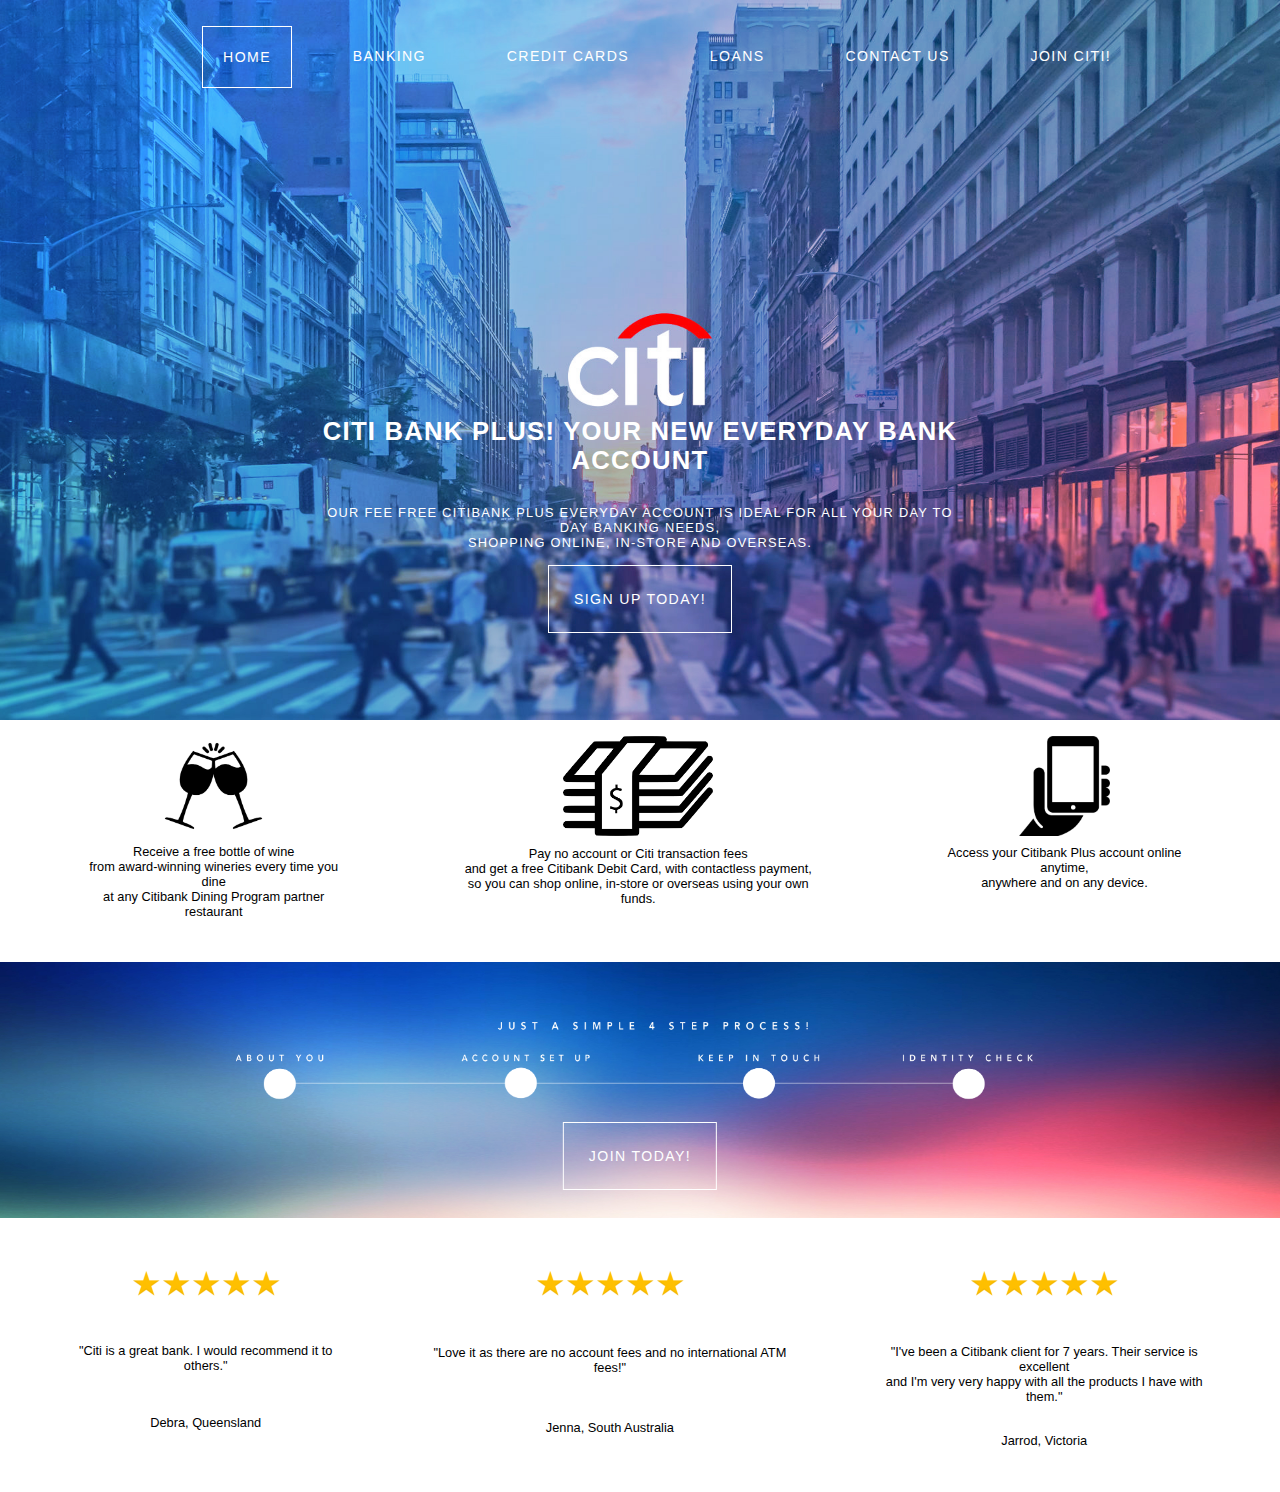
<file: index.html>
<!DOCTYPE html>
<html lang="en">
<head>
    <meta charset="UTF-8">
    <meta name="viewport" content="width=device-width, initial-scale=1.0">
    <meta http-equiv="X-UA-Compatible" content="ie=edge">
    <title>Welcome to CITIPLUS!</title>
    <link href="style1.css" rel="stylesheet" type="text/css"/>
</head>
<body>

 <!-- navagation bar-->   
    <div id="header">
            
            <nav id="menu">
                <ul>
                    <li class="current_page_item"><a href="index.html">Home</a></li>
                    <li><a href="#" >Banking</a></li>
                    <li><a href="#" >Credit cards</a></li>
                    <li><a href="#" >Loans</a></li>
                    <li><a href="#" >Contact Us</a></li>
                    <li id="join"><a href="signup.html">Join CITI!</a></li>
                </ul>
            </nav>
    </div>

<!-- Background image for top section-->
     <img id="bannerimg"src="img/index_background.jpg"alt="">

 
<!-- one liner explainer and call to action-->    
    <div id="citiplus">  
    
            <h1>Citi bank plus! your new everyday bank account</h1>
            <br>
            <br>
            <p>
            Our fee free Citibank Plus everyday account is ideal for all your day to day banking needs,
            <br> shopping online, in-store and overseas.
            </p>
            <br>
            <a href="signup.html"><button id="signup">Sign up Today!</button></a>
    </div>


<!-- Account features and benifits-->
    
<div class="content">   

    <div class="column2">
          <img src="img/wine.png" />
          <p>Receive a free bottle of wine <br>from award-winning wineries 
            every time you dine <br>at any Citibank Dining Program 
            partner restaurant </p>
    </div>
  
    <div class="column2">
          <img src="img/money.png" />
          <p>Pay no account or Citi transaction fees <br>
            and get a free Citibank Debit Card, with contactless payment, <br>
            so you can shop online, in-store or overseas using your own funds.</p>
    </div>
  
    <div class="column2">
          <img src="img/phone.png" />
          <p>Access your Citibank Plus account online anytime,<br> anywhere and on any device.
          <br>
    </div>
      

</div>


 <!-- splitter with progress bar explainer-->   

    <div class="cont">
            <img id ="splitterbe"src="img/progbarindex.png"alt="sign up process">
            <a href="signup.html"><button id="splitterb">Join Today!</button></a>
            <img id="splitter"src="img/formback.jpg" alt="background image">
    
    </div>

    

<!-- reviews section -->  
<div class="content">   

    <div class="column">
        <img src="img/stars.png" />
        <p>"Citi is a great bank. I would recommend it to others."</p>
        <br>
        <br>
        <p>Debra, Queensland</p>
    </div>

    <div class="column">
        <img src="img/stars.png" />
        <p>"Love it as there are no account fees and no international ATM fees!"</p>
        <br>
        <br>
        <p>Jenna, South Australia</p>
    </div>

    <div class="column">
        <img src="img/stars.png" />
        <p>"I've been a Citibank client for 7 years. Their service is excellent 
        <br>
        and I'm very very happy with all the products I have with them."</p>
        <br>
        <p>Jarrod, Victoria</p>
    </div>
    
</div>

</body>
</html>
</file>
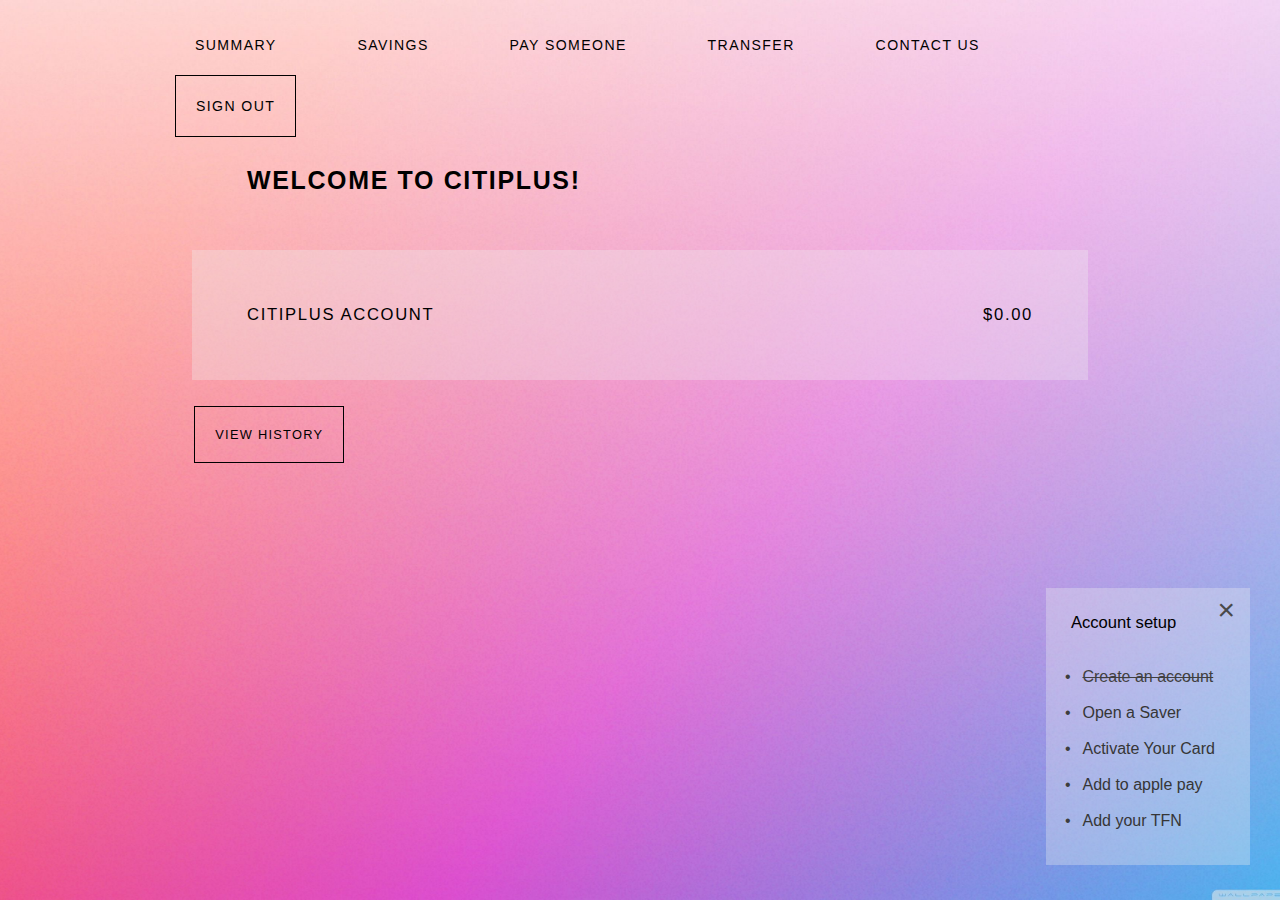
<file: dashboard.html>
<!DOCTYPE html>
<html lang="en">
<head>
    <meta charset="UTF-8">
    <meta name="viewport" content="width=device-width, initial-scale=1.0">
    <meta http-equiv="X-UA-Compatible" content="ie=edge">
    <title>Welcome to CITI!</title>
    <link href="style3.css" rel="stylesheet" type="text/css"/>
    <script src="myscript.js"></script>
   
</head>
<body>

        
<!-- navagation bar-->      
    <div id="header">
         <nav id="menu">
                    <ul>
                        <li ><a href="#">Summary</a></li>
                        <li><a href="#" >Savings</a></li>
                        <li><a href="#" >pay someone</a></li>
                        <li><a href="#" >transfer</a></li>
                        <li><a href="#" >Contact Us</a></li>
                        <li id="join" class="current_page_item"><a href="index.html">sign out</a></li>
                    </ul>
        </nav>
    </div>

<!-- greeting -->     
    <div class="greeting">

        <h2 id="greet">Welcome to CITIPLUS!</h2>
    </div>
            
<!-- balance -->  
    <div class="fundscontainer">

                <p id="accname">Citiplus account</p>

                <p id="money">$0.00</p>

<!-- transaction history --> 
                <p><span id="dots"></span><span id="more">No transactions yet</span></p>

                <button onclick="myFunction()" id="myBtn">View History</button>

    </div>

<!-- pop up tasks-->  
    <div class="callout">
            <div class="callout-header">Account setup
            </div>

            <span class="closebtn" onclick="this.parentElement.style.display='none';">&times;
            </span>
                    
            <div class="callout-container">
                    <ul>
                      <li class="done">Create an account</li>
                      <br>
                      <li>Open a Saver</li>
                      <br>
                      <li>Activate Your Card</li>
                      <br>
                      <li>Add to apple pay</li>
                      <br>
                      <li>Add your TFN</li>
                    </ul>
            </div>
    </div>

</body>

</html>
</file>
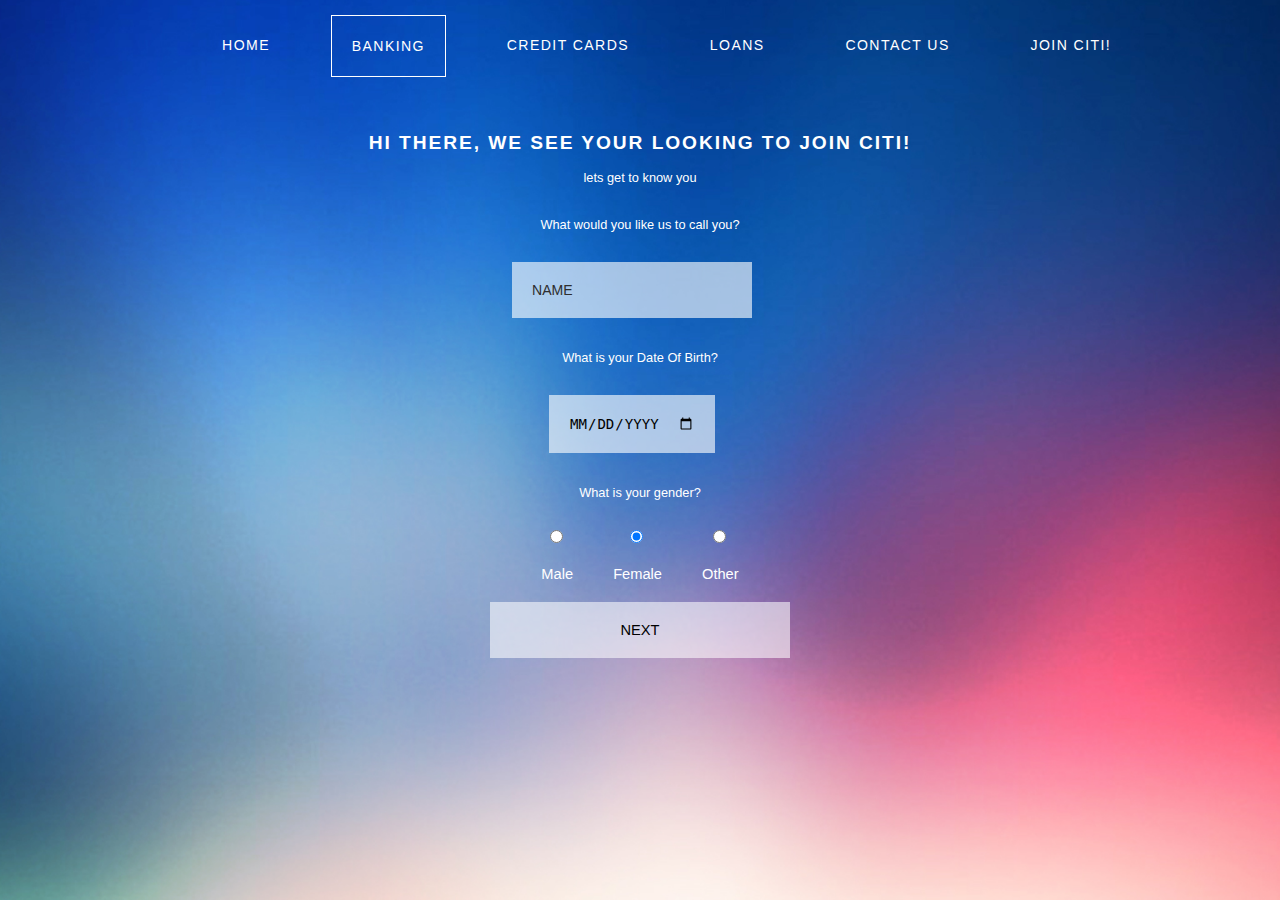
<file: signup.html>
<!DOCTYPE html>
<html lang="en">
<head>
    <meta charset="UTF-8">
    <meta name="viewport" content="width=device-width, initial-scale=1.0">
    <meta http-equiv="X-UA-Compatible" content="ie=edge">
    <title>Welcome to CITI!</title>
    <link href="style2.css" rel="stylesheet" type="text/css"/>
  
</head>
<body>

  <!-- navagation bar-->     
        <div id="header">
            <nav id="menu">
                <ul>
                    <li ><a href="index.html">Home</a></li>
                    <li class="current_page_item"><a href="#" >Banking</a></li>
                    <li><a href="#" >Credit cards</a></li>
                    <li><a href="#" >Loans</a></li>
                    <li><a href="#" >Contact Us</a></li>
                    <li id="join"><a href="#">Join CITI!</a></li>
                </ul>
            </nav>
        </div>


   <div class="container">   
        <div class="content">

<!-- Question information -->             
            <h2>Hi there, we see your looking to join citi!</h2>
            <br>
            <p>
            lets get to know you 
            </p>

<!-- begin form -->            
    <form>

 <!-- Name question -->        
        <div class="name">
           
            
            <br>
            <br>

            <p>What would you like us to call you?</p>
            <input type="text" name="first_name" placeholder="Name" required>
            

        </div>

 <!-- DOB question -->         
        <div class="DOB">
                <br>
                <br>
                <p>What is your Date Of Birth?</p>
                <input type="date" name="DOB" required>
        </div>

 <!-- gender question --> 
        <div class="gender">

                <br>
                <br>
                <p>What is your gender?</p>

                <group class="inline-radio">

                        <div><input type="radio" name="title"><label>Male</label></div>
                        <div><input type="radio" name="title" checked><label>Female</label></div>
                        <div><input type="radio" name="title"><label>Other</label></div>
        
                </group>
        </div>
        
<!-- submit -->  
            <div class="submit">
                <button type="submit" formaction="signup2.html">Next</button>
            </div>
        
       
        </div>
    </form>
</div>  
</body>
</html>
</file>
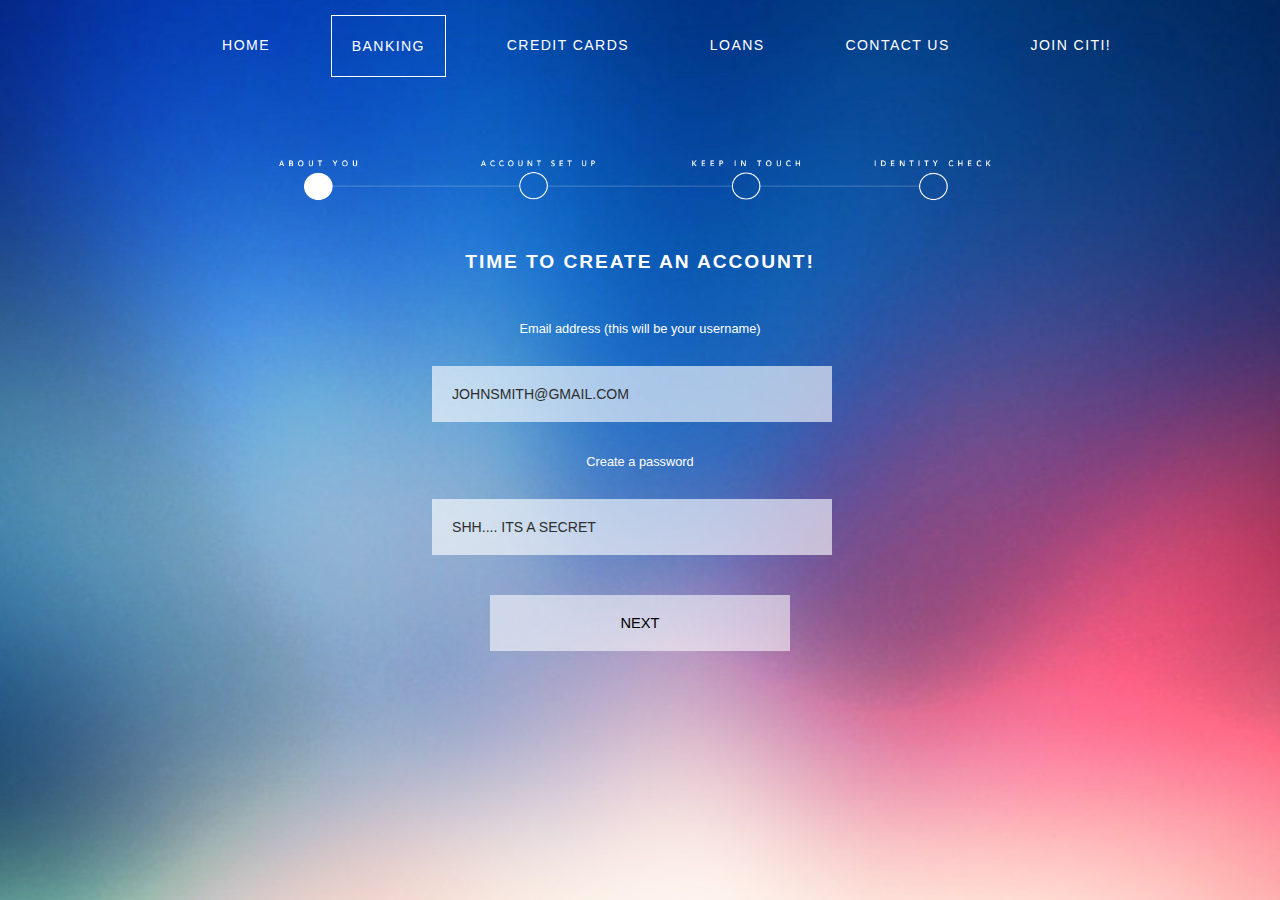
<file: signup2.html>
<!DOCTYPE html>
<html lang="en">
<head>
    <meta charset="UTF-8">
    <meta name="viewport" content="width=device-width, initial-scale=1.0">
    <meta http-equiv="X-UA-Compatible" content="ie=edge">
    <title>Welcome to CITI!</title>
    <link href="style2.css" rel="stylesheet" type="text/css"/>
</head>

<body>

<!-- navagation bar-->     
        <div id="header">
            <nav id="menu">
                <ul>
                    <li ><a href="index.html">Home</a></li>
                    <li class="current_page_item"><a href="#" >Banking</a></li>
                    <li><a href="#" >Credit cards</a></li>
                    <li><a href="#" >Loans</a></li>
                    <li><a href="#" >Contact Us</a></li>
                    <li id="join"><a href="#">Join CITI!</a></li>
                </ul>
            </nav>
        </div>

   <div class="container">   
        <div class="content">

<!-- progressbar -->             
            <img id="progressbar"src="img/progbar1.png"alt="">
              
 <!-- Question information -->              
            <h2>Time to create an account!</h2>
            <br>
            <p>
            
            </p>
 <!-- begin form -->          
    <form>

 <!-- email question -->        
        <div class="email">
           
            <br>
            <br>

            <p>Email address (this will be your username)</p>
            <input type="email" name="email" placeholder="johnsmith@gmail.com" required>
        
        </div>
 
 <!-- email question --> 
        <div class="password">
                <br>
                <br>
                <p>Create a password</p>
                <input type="password" name="password" placeholder="shh.... its a secret" required>
        </div>

    
 <!-- submit -->        
    <div class="submit2">
            <button type="submit" formaction="signup3.html">Next</button>
        </div>
        
       
</div>
    
</div>  
</form>
</body>
</div>
</html>
</file>
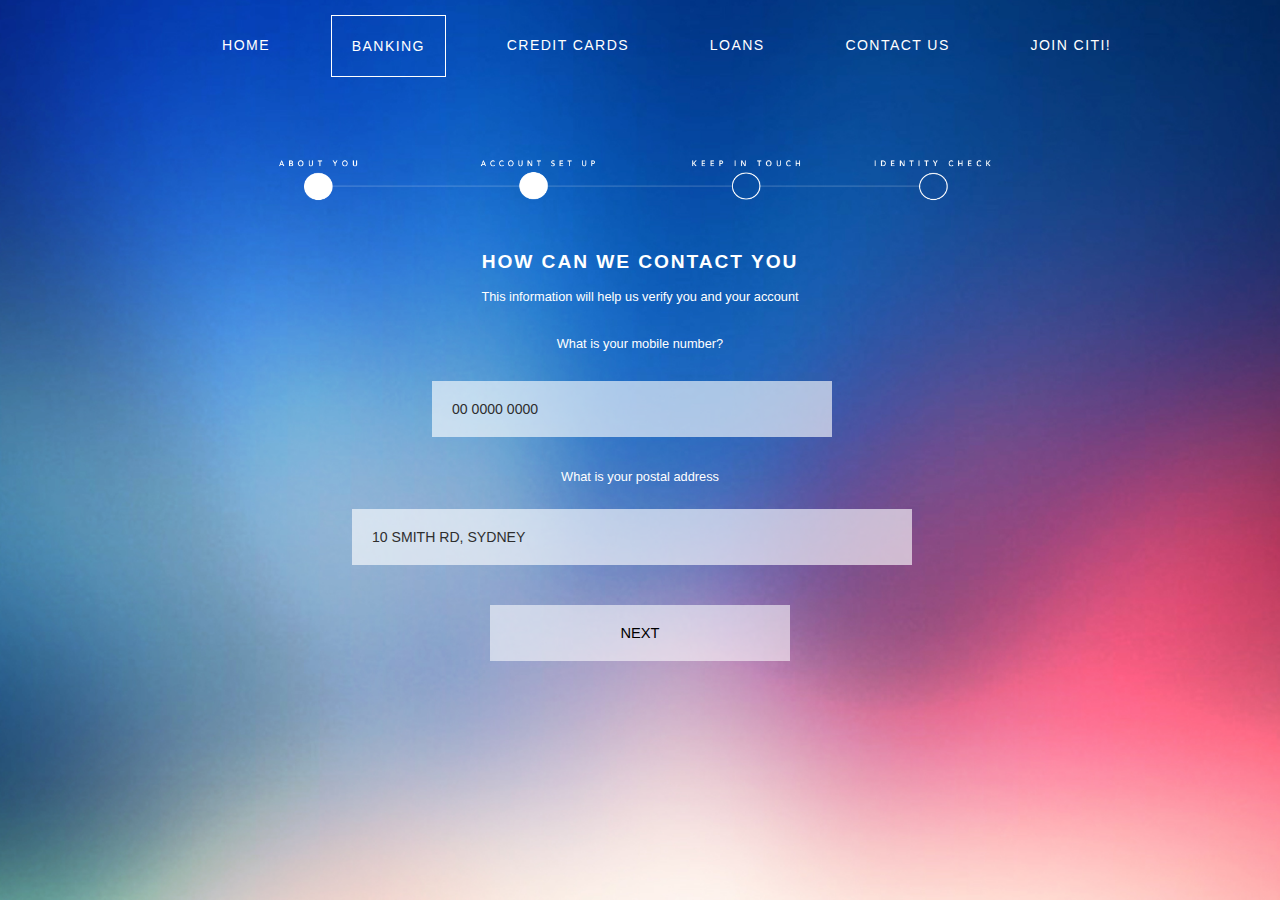
<file: signup3.html>
<!DOCTYPE html>
<html lang="en">
<head>
    <meta charset="UTF-8">
    <meta name="viewport" content="width=device-width, initial-scale=1.0">
    <meta http-equiv="X-UA-Compatible" content="ie=edge">
    <title>Welcome to CITI!</title>
    <link href="style2.css" rel="stylesheet" type="text/css"/>
</head>

<body>

 <!-- navagation bar-->  

        <div id="header">
            <nav id="menu">
                <ul>
                    <li ><a href="index.html">Home</a></li>
                    <li class="current_page_item"><a href="#" >Banking</a></li>
                    <li><a href="#" >Credit cards</a></li>
                    <li><a href="#" >Loans</a></li>
                    <li><a href="#" >Contact Us</a></li>
                    <li id="join"><a href="#">Join CITI!</a></li>
                </ul>
            </nav>
        </div>


   <div class="container">   
        <div class="content">

 <!-- progressbar -->             
                <img id="progressbar"src="img/progbar2.png"alt="">

<!-- Question information -->      
            <h2>How can we contact you</h2>
            <br>
           <p>This information will help us verify you and your account
            
            </p>
 
<!-- begin form -->             
    <form>

<!-- mobile number question -->         
        <div class="mob">
           
            <br>
            <br>

            <p>What is your mobile number?</p>
            <input type="tel" name="mobile" placeholder="00 0000 0000" required>

        </div>
        
<!-- adress question -->        

        <div class="address">

            <br>
            <br>
            <p>What is your postal address</p>
            <input type="text" name="address" placeholder="10 smith rd, sydney" required>
        
        </div>

    
<!-- submit -->          
            <div class="submit3">
                    <button type="submit" formaction="signup4.html">Next</button>
            </div>
        
</form> 
</div>
    
</div>  
</body>
</div>
</html>
</file>
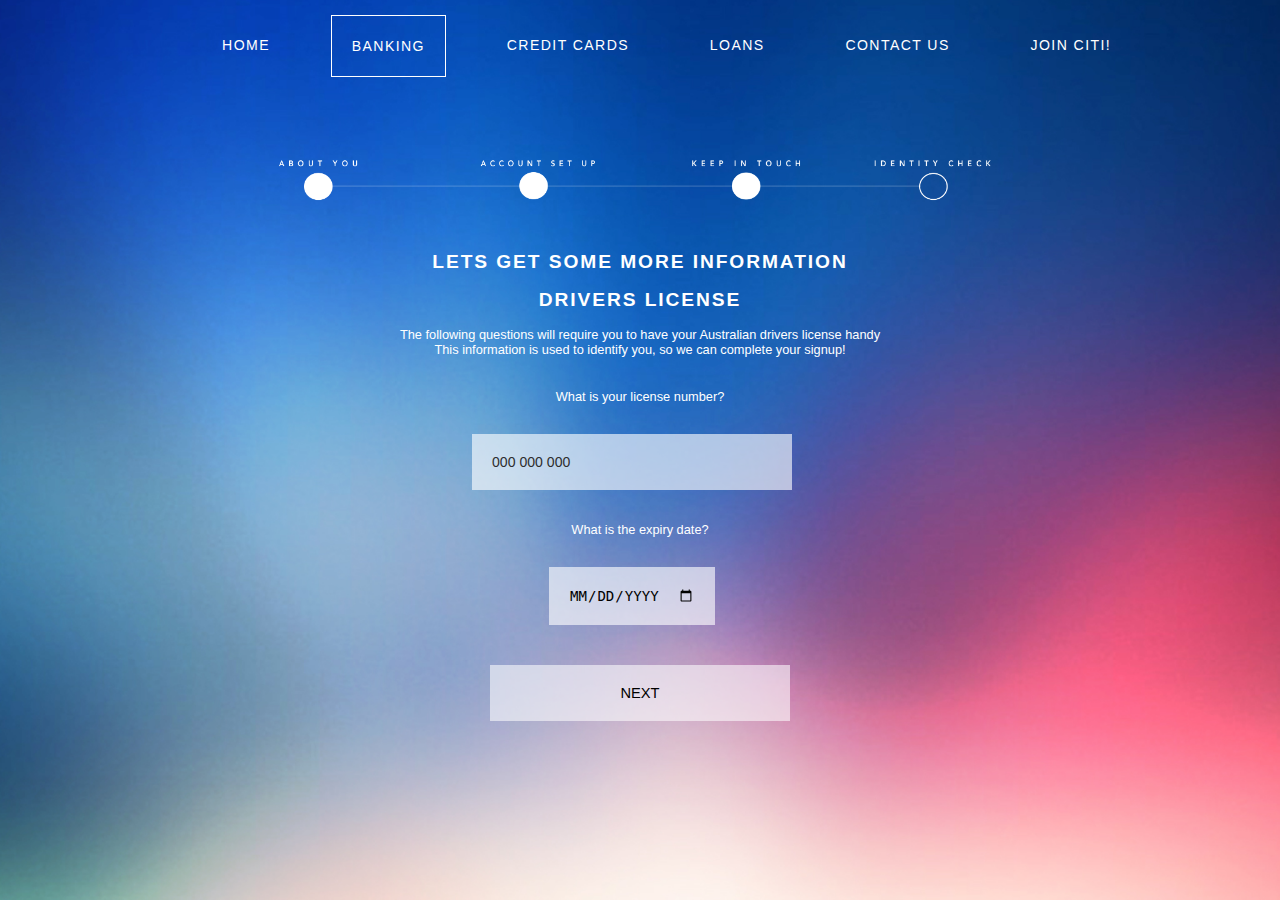
<file: signup4.html>
<!DOCTYPE html>
<html lang="en">
<head>
    <meta charset="UTF-8">
    <meta name="viewport" content="width=device-width, initial-scale=1.0">
    <meta http-equiv="X-UA-Compatible" content="ie=edge">
    <title>Welcome to CITI!</title>
    <link href="style2.css" rel="stylesheet" type="text/css"/>
</head>

<body>


 <!-- navagation bar-->      
        <div id="header">
                
            <nav id="menu">
                <ul>
                    <li ><a href="index.html">Home</a></li>
                    <li class="current_page_item"><a href="#" >Banking</a></li>
                    <li><a href="#" >Credit cards</a></li>
                    <li><a href="#" >Loans</a></li>
                    <li><a href="#" >Contact Us</a></li>
                    <li id="join"><a href="#">Join CITI!</a></li>
                </ul>
            </nav>
        </div>

  
    <div class="container">   
        <div class="content">

<!-- progressbar -->  
                <img id="progressbar"src="img/progbar3.png"alt="">

<!-- Question information -->                  
            <h2>Lets get some more information</h2>
            <br>
            <h2>drivers license</h2>
            <br>
            <p> The following questions will require you to have your Australian drivers license handy
                        <br>
                        This information is used to identify you, so we can complete your signup!
            </p>
<!-- begin form --> 
            <form>

<!-- license number question --> 
                <div class="drivers">
    
                    <br>
                    <br>
                    <p>What is your license number?</p>
                    <input type="text" name="lnum" placeholder="000 000 000" required>
                   
                </div>
                
<!-- license expiry question --> 
                <div class="exp">
                        <br>
                        <br>
                        <p>What is the expiry date?</p>
                        <input type="date" name="exp" required>
                </div>

<!-- submit -->  
                <div class="submit2">
                        <button type="submit" formaction="signup5.html">Next</button>
                </div>
     </div>   
</div>  
</form>
</body>
</div>
</html>
</file>
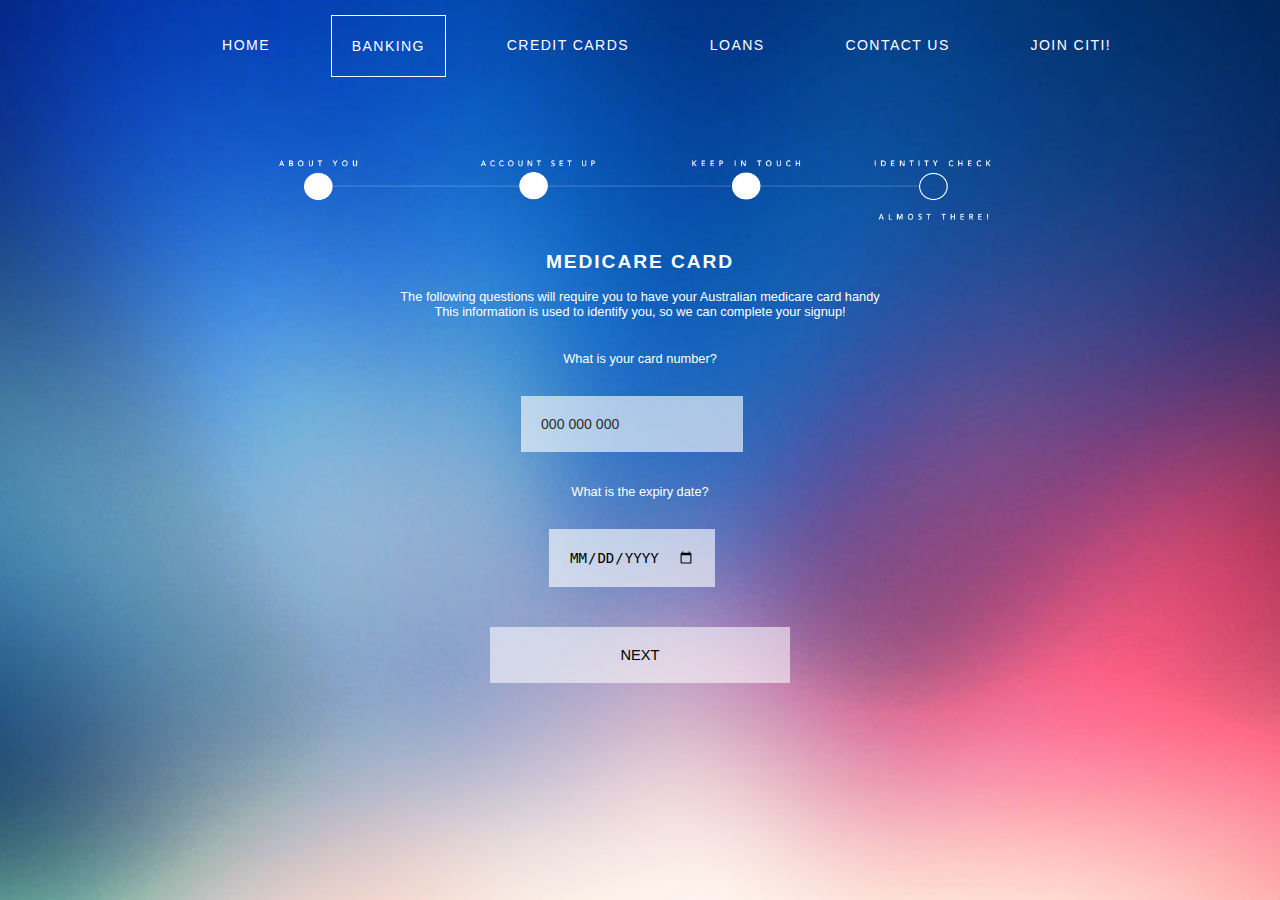
<file: signup5.html>
<!DOCTYPE html>
<html lang="en">
<head>
    <meta charset="UTF-8">
    <meta name="viewport" content="width=device-width, initial-scale=1.0">
    <meta http-equiv="X-UA-Compatible" content="ie=edge">
    <title>Welcome to CITI!</title>
    <link href="style2.css" rel="stylesheet" type="text/css"/>
</head>

<body>

 <!-- navagation bar-->  

        <div id="header">
                
            <nav id="menu">
                <ul>
                    <li ><a href="index.html">Home</a></li>
                    <li class="current_page_item"><a href="#" >Banking</a></li>
                    <li><a href="#" >Credit cards</a></li>
                    <li><a href="#" >Loans</a></li>
                    <li><a href="#" >Contact Us</a></li>
                    <li id="join"><a href="#">Join CITI!</a></li>
                </ul>
            </nav>
        </div>



   <div class="container">   

        <div class="content">

<!-- progressbar -->  
            <img id="progressbar"src="img/progbar4.png"alt="">

 <!-- Question information -->                  
            <h2>Medicare card</h2>
            <br>
            <p> The following questions will require you to have your Australian medicare card handy
                    <br>
                    This information is used to identify you, so we can complete your signup!
            </p>

<!-- begin form -->  
            <form>

<!-- medicare number question --> 
                <div class="medicare">
                
                    <br>
                    <br>
        
                    <p>What is your card number?</p>
                    <input type="text" name="mnum" placeholder="000 000 000" required>
                   
        
                </div>

<!-- medicare expiry question --> 
                <div class="mediexp">
                        <br>
                        <br>
                        <p>What is the expiry date?</p>
                        <input type="date" name="mexp" required>
                </div>

<!-- submit -->                
                <div class="submit2">
                        <button type="submit" formaction="signup6.html">Next</button>
                </div>

    </div> 
</div>  
</form>

</body>
</div>
</html>
</file>
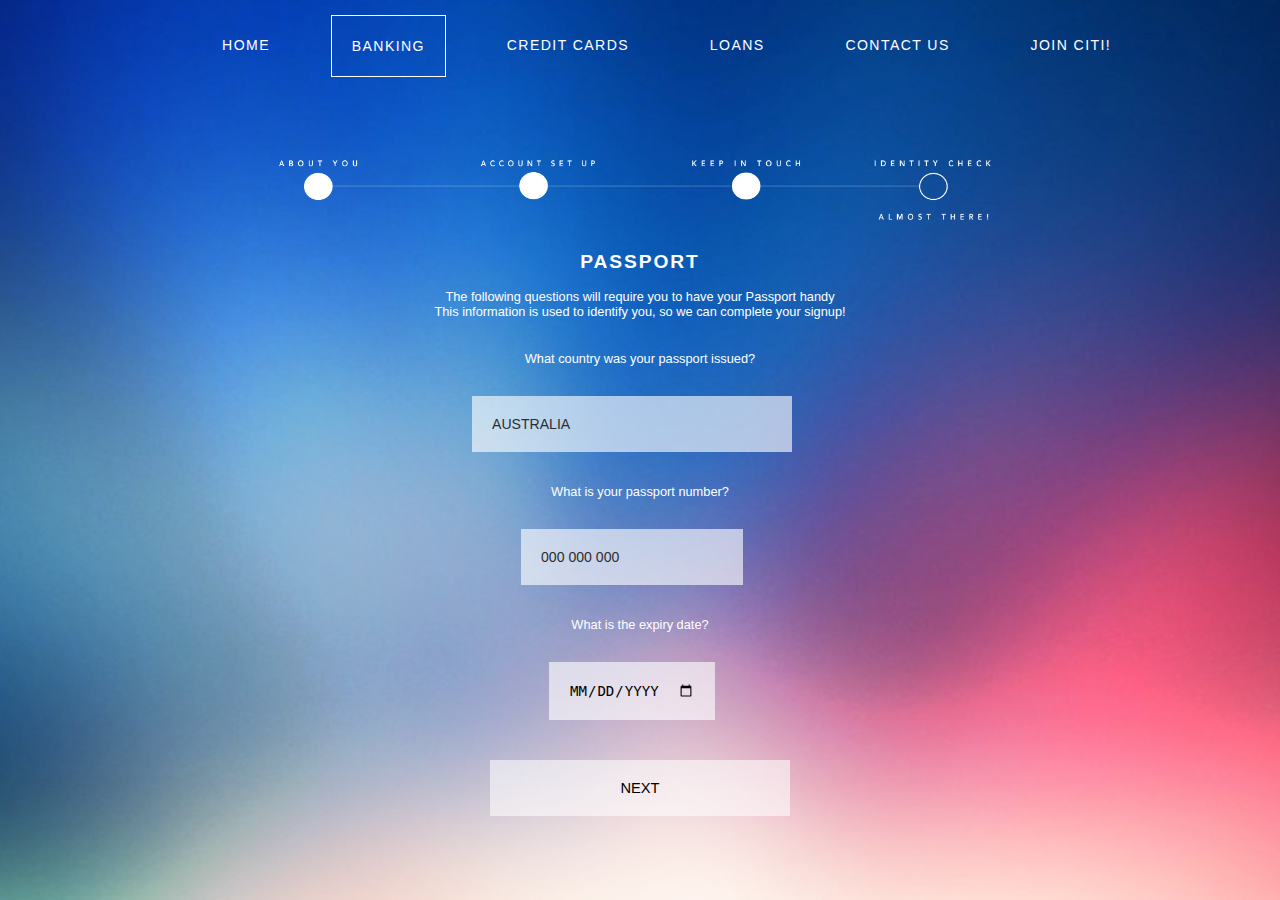
<file: signup6.html>
<!DOCTYPE html>
<html lang="en">
<head>
    <meta charset="UTF-8">
    <meta name="viewport" content="width=device-width, initial-scale=1.0">
    <meta http-equiv="X-UA-Compatible" content="ie=edge">
    <title>Welcome to CITI!</title>
    <link href="style2.css" rel="stylesheet" type="text/css"/>
</head>

<body>

 <!-- navagation bar-->  

        <div id="header">
            
            <nav id="menu">
                <ul>
                    <li ><a href="index.html">Home</a></li>
                    <li class="current_page_item"><a href="#" >Banking</a></li>
                    <li><a href="#" >Credit cards</a></li>
                    <li><a href="#" >Loans</a></li>
                    <li><a href="#" >Contact Us</a></li>
                    <li id="join"><a href="#">Join CITI!</a></li>
                </ul>
            </nav>
        </div>


<div class="container">   

    <div class="content">


<!-- progressbar -->  
        <img id="progressbar"src="img/progbar4.png"alt="">
                
 <!-- Question information -->             
        <h2>Passport</h2>
        <br>
        <p> The following questions will require you to have your Passport handy
        <br>
        This information is used to identify you, so we can complete your signup!
        </p>

  <!-- begin form -->           
            <form>

  <!-- citizenship question -->   

                    <div class="citizenship">
           
            
                            <br>
                            <br>
                
                            <p>What country was your passport issued?</p>
                            <input type="text" name="citizenship" placeholder="Australia">

                    </div>

<!-- passport number question -->  

                <div class="passport">
                   
                    
                    <br>
                    <br>
        
                    <p>What is your passport number?</p>
                    <input type="text" name="pnum" placeholder="000 000 000" required>
                   
        
                </div>

<!-- passport expiry question -->                  

                <div class="exp">
                        <br>
                        <br>
                        <p>What is the expiry date?</p>
                        <input type="date" name="pexp" required>
                </div>
 
<!-- submit -->                 
                <div class="submit3">
                        <button type="submit" formaction="dashboard.html">Next</button>
                </div>
    </div>
</div>  
</form>
</body>
</div>
</html>
</file>
<file: style1.css>
* {
    box-sizing: border-box;
    margin: 0;
    padding: 0;
  }

  html{
    background-color: rgb(255, 255, 255);
    height: 100%;
  }
  
  body {
    height: 100%;
    font-family: 'Source Sans Pro', sans-serif;
    font-size: 11pt;
    font-weight: 300;
    color: #000000;
    text-align: center;
  }

/* top section of page (navigation) */

  
  #header {
    height: 100px;
    width: 80%;
    position: absolute;
    margin-top: 2%;
    margin-left: 12%;
    margin-right: 10%;
    text-align: center;
     
  }

  #menu {
    position: absolute;
    width: 100%;
    float: right;
  
  }
  
  #menu ul {
    display: inline-block;
    align-items: center;
  }
  
  #menu li {
    display: block;
    float: left;
    text-align: center;
    line-height: 60px;
  }
  
  #menu li a, #menu li  {
    display: inline-block;
    margin-left: 1px;
    padding: 0em 1.4em;
    letter-spacing: 0.10em;
    text-decoration: none;
    font-size: 1.1vw;
    text-transform: uppercase;
    outline: 0;
    color: white;
    text-decoration: none;
  }
  
  #menu li.current_page_item a {
    border: #ffffff;
    border-style: solid;
    border-width: 0.5px;
    text-decoration: none;
  }

  a:hover {
  border: #ffffff;
	border-style: solid;
	border-width: 0.5px;
  
  }


/* initial landing*/


  #bannerimg {
    width: 100%;
  }


  #citiplus {

    letter-spacing: 0.10em;
    font-size: 1vw;
    text-transform: uppercase;
    position: absolute;
    left: 50%;
    top:41em;
    color: white;
    display: block;
    align-content: center;
    margin: auto;
    text-align: center;
    transform: translate(-50%, -50%);
  
  }


  #citiplus button {
    
    background-color: transparent;
    color: white;
    text-decoration: none;
    border: none;
    padding: 25px;
    text-transform: uppercase;
    letter-spacing: 0.10em;
    font-size: 1.1vw;
    border: #ffffff;
    border-style: solid;
    border-width: 0.5px;
    position: relative;
    -webkit-animation: myfirst ease-in-out 2s infinite; /* Safari 4.0 - 8.0 */
    -webkit-animation-direction: alternate; /* Safari 4.0 - 8.0 */
    animation: myfirst ease-in-out 2s infinite;
    animation-direction: alternate;

  }

  @keyframes myfirst {
    0% {top:0px}
    50% {top:6px}
    100% {top:0px}
  }

  #citiplus button:hover {
    border: #ffffff;
    border-style: solid;
    border-width: 4px;
    
    }

    #citiplus a:hover {
      text-decoration: none;
      border: none;
    }


/* reviews */

    .content {
    
      display: flex;
      overflow: auto;
      justify-content: center;
      align-content: center;
      margin: auto;
      margin-top: 1%;
      text-align: center;
      font-size: 1vw;
      padding-left: 2% ;
      padding-right: 2% ;
  
    }

    .column {

    display: inline-block;
    margin-left: auto;
    margin-right: auto;
    margin-bottom: 3%;
  
    }

    .column img{

      
      max-width: 500px;
      height: 100px;

    }

    .content p{

    padding: 2%;

    }

   
 /* splitter with progress bar  */


    #splitter {
      width: 100%;
      height: 20vw;

      }

    #splitterbe {
      position: absolute;
      top: 40%;
      left: 50%;
      transform: translate(-50%, -50%);
      max-width: 70%;

       }
 
     #splitterb {
      position: absolute;
      top: 75%;
      left: 50%;
      transform: translate(-50%, -50%);
      background-color: transparent;
      color: rgb(255, 255, 255);
      text-decoration: none;
      border: none;
      padding: 25px;
      text-transform: uppercase;
      letter-spacing: 0.10em;
      font-size: 1.1vw;
      border: #ffffff;
      border-style: solid;
      border-width: 1px;
  
     }

     #splitterb:hover {
      border: #ffffff;
      border-style: solid;
      border-width: 4px;
      color: rgb(255, 255, 255);
      
      }


/* features */


    .cont {
      position: relative;
      text-align: center;
      } 

    .column2 {

      display: inline-block;
      margin-left: auto;
      margin-right: auto;
      margin-bottom: 3%;
    
      }
  
    .column2 img{
  
      max-width: 400px;
      height: 100px;
      position: relative;
      -webkit-animation: myfirst ease-in-out 2s infinite; /* Safari 4.0 - 8.0 */
      -webkit-animation-direction: alternate; /* Safari 4.0 - 8.0 */
      animation: icons ease-in-out 2s infinite;
      animation-direction: alternate;
  
    }
  
    @keyframes icons {
      0% {top:0px}
      50% {top:6px}
      100% {top:0px}
    }

      

  
/* responsive code */

      @media only screen and (max-width: 500px) {
        
        #header {
          height: 100px;
          width: 95%;
          position: absolute;
          margin-left: 5%;
          margin-right: 5%;
           
        }

        #menu li a, #menu li  {
          
          padding: 0em 0.8em;
          font-size: 0.5vw;
    
        }
        #bannerimg {
        display:block ; 
        text-align: center;
       
        }

        .content{

          display: block;
          font-size: 0.8vw;
          text-align: center;
          }

          .content img{

          width:20%;
          height: auto;
          }

          #citiplus {
            top: 20%;
            right: 30%;
            margin: auto;
            text-align: center;
            width: 60%;
            font-size: 0.2vw;
      
          }

          #citiplus button {
  
            padding: 10px;

          
          }

          #splitterb {
            padding: 8px;

          }


          
 }
</file>
<file: style3.css>
* {
    box-sizing: border-box;
    margin: 0;
    padding: 0;
  }

  html {
    background: url(img/dashboardbackground.jpg) no-repeat center center fixed; 
    -webkit-background-size: cover;
    -moz-background-size: cover;
    -o-background-size: cover;
    background-size: cover;
    
  }

  body {
    font-family: 'Source Sans Pro', sans-serif;
    font-weight: 300;
    color: #000000;
  }

/* top section of page (navigation) */

  #header {
    height: 100px;
    width: 80%;
    position: absolute;
    margin-top: 15px;
    margin-left: 12%;
    margin-right: 10%;
     
  }

  #menu {
    position: absolute;
    width: 100%;
    float: right;
  
  }
  
  #menu ul {
    display: inline-block;
    align-items: center;
  }
  
  #menu li {
    display: block;
    float: left;
    text-align: center;
    line-height: 60px;
  }
  
  #menu li a, #menu li  {
    display: inline-block;
    margin-left: 1px;
    padding: 0em 1.4em;
    letter-spacing: 0.10em;
    text-decoration: none;
    font-size: 1.1vw;
    text-transform: uppercase;
    outline: 0;
    color: rgb(0, 0, 0);
    text-decoration: none;
  }
  
  #menu li.current_page_item a {
    border: #000000;
    border-style: solid;
    border-width: 0.5px;
    text-decoration: none;
  }

  a:hover {
  border: #000000;
	border-style: solid;
	border-width: 0.5px;
  
  }


/* popup tasks */
  
 
.callout {

   position: absolute;
   bottom: 35px;
   right: 30px;
   margin-left: 20px;
       
    }
      
.callout-header {

   padding: 25px 25px;
   padding-right: 20px;
   background: rgba(240, 240, 240, 0.327);
   font-size: 1.3vw;
   color: rgb(0, 0, 0);

      }
      
  .callout-container {

    padding-top: 10px;
    padding-left :35px;
    padding-right :35px;
    padding-bottom :35px;
    background-color:rgba(240, 240, 240, 0.327);
    color:rgb(54, 54, 54);

      }
      
  .closebtn {

    position: absolute;
    top: 5px;
    right: 15px;
    color: rgb(73, 73, 73);
    font-size: 30px;
    cursor: pointer;

      }
      
  .closebtn:hover {

    color: rgb(141, 140, 140);

      }

  .callout-container ul {

    list-style: none; 

      }
      
  .callout-container ul li::before {

    content: "\2022";  
    color: rgb(61, 61, 61); 
    size: 5px;
    font-weight: bolder;; 
    display: inline-block; 
    width: 1.1em; 
    margin-left: -1em; 

      }
  .done {

    color: rgb(65, 64, 64);
    text-decoration: line-through;

      }


/* greeting */

  .greeting {
        
    position: absolute;
    top: 20%;
    left: 50%;
    width: 70%;
    transform: translate(-50%, -50%);
    text-align: left;
    color: rgb(0, 0, 0);
    padding: 55px;
    text-transform: uppercase;
    letter-spacing: 0.10em;
    font-size: 1.3vw;

     }   

/* account balance */


  .fundscontainer {

    background-color:rgba(240, 240, 240, 0.327);
    position: absolute;
    top: 35%;
    left: 50%;
    width: 70%;
    transform: translate(-50%, -50%);
    text-align: center;
    color: rgb(0, 0, 0);
    padding: 55px;
    text-transform: uppercase;
    letter-spacing: 0.10em;
    font-size: 1.3vw;

      }

  #accname {

    float:left;

      }

  #money {

    float: right;
    padding-left: 20%;

      }

/* transaction history */

  #more {

    display: none;
    position: absolute;
    top:118%;
    right: 45%;
    left: 30%;
    padding: 20px;

    }

  #myBtn {

    background-color: transparent;
    color: rgb(0, 0, 0);
    text-decoration: none;
    border: none;
    padding: 20px;
    text-transform: uppercase;
    letter-spacing: 0.10em;
    font-size: 1vw;
    border: #000000;
    border-style: solid;
    border-width: 0.5px;
    position: absolute;
    top:120%;
    right: 83%;

      }

/* responsive styling */


      @media only screen and (max-width: 500px) {
        
        #header {
          height: 100px;
          width: 95%;
          position: absolute;
          margin-left: 5%;
          margin-right: 5%;
           
        }
      
        #menu li a, #menu li  {
          
          padding: 0em 0.8em;
          font-size: 0.5vw;
      
        }
      
        p {
      
          display: block;
          font-size: 3vw;
          
          
          }
      
          h2{
            font-size: 3vw;
          }
        
          input {
            font-size: 3vw;
      
          }

          #myBtn { 
              right: 60%;
          }

          #more {
           
            padding-top: 1%;
            margin-left: 10%;
          }
      
          
      }
</file>
<file: style2.css>
* {
    box-sizing: border-box;
    margin: 0;
    padding: 0;
  }

  html {
    background: url(img/formback.jpg) no-repeat center center fixed; 
    -webkit-background-size: cover;
    -moz-background-size: cover;
    -o-background-size: cover;
    background-size: cover;
    
  }

  body {
    
   
    font-family: 'Source Sans Pro', sans-serif;
    font-size: 11pt;
    font-weight: 300;
    color: #ffffff;
  }

  h2 {

    letter-spacing: 0.10em;
    text-transform: uppercase;
    font-size: 1.5vw;
  
  }
  
  p {

    font-size: 1vw;

  }

  a {
    text-decoration: none;
    }

/* top section of page (navigation) */

  #header {
    height: 100px;
    width: 80%;
    position: absolute;
    margin-top: 15px;
    margin-left: 12%;
    margin-right: 10%;
    text-align: center;
     
  }

  #menu {
    position: absolute;
    width: 100%;
    float: right;
  
  }
  
  #menu ul {
    display: inline-block;
    align-items: center;
  }
  
  #menu li {
    display: block;
    float: left;
    text-align: center;
    line-height: 60px;
  }
  
  #menu li a, #menu li  {
    display: inline-block;
    margin-left: 1px;
    padding: 0em 1.4em;
    letter-spacing: 0.10em;
    text-decoration: none;
    font-size: 1.1vw;
    text-transform: uppercase;
    outline: 0;
    color: rgb(255, 255, 255);
    text-decoration: none;
  }
  
  #menu li.current_page_item a {
    border: #ffffff;
    border-style: solid;
    border-width: 0.5px;
    text-decoration: none;
  }

  a:hover {
  border: #ffffff;
	border-style: solid;
	border-width: 0.5px;
  
  }

/* main */


  .content {

    display: block;
    align-content: center;
    max-width: 800px;
    margin: auto;
    margin-top: auto;
    text-align: center;
    padding-top: 9em;
    font-size: 11pt;

   
}

/* button styling  */

button {
  display: grid;
  background-color: rgba(255, 255, 255, 0.568);
  border: none;
  padding: 20px;
  margin-top: 50px;
  font-size: 11pt;
  font-weight: 300;
  text-transform: uppercase;
  width: 300px;
}

button:hover {

  background-color: rgba(255, 255, 255, 0.795);
}


/* form styling  */

input {

  padding: 20px;
  margin-top: 30px;
  margin-right: 2%;
  font-size: 1.1vw;
  font-weight: 300;
  text-transform: uppercase;
  border: none;
  background-color: rgba(255, 255, 255, 0.623);
}

::placeholder { 

  color: rgb(46, 46, 46);

}

.name input{

  width: 30%;
}

label {

  padding: 20px;
  display: block;
  align-items: center;
  justify-content: center;
 
}

.inline-radio {

	display: flex;
  overflow: auto;
  justify-content: center;

}

.email input {

  width: 50%;
}

.password input {

  width: 50%;
}

.address input {
  width: 70%;
  padding: 20px;
  margin-top: 25px;
  margin-right: 2%;
  font-size: 1.1vw;
  font-weight: 300;
  text-transform: uppercase;
  
}

.mob input{

  width: 50%;
  padding: 20px;
  margin-top: 30px;
  margin-right: 2%;
  font-size: 1.1vw;
  font-weight: 300;
  text-transform: uppercase;

}

.citnum input {

  width: 30%;
  padding: 20px;
  margin-top: 30px;
  margin-right: 2%;
  font-size: 1.1vw;
  font-weight: 300;
  text-transform: uppercase;

}

.citizenship input {

  width: 40%;

}

.drivers input{

  width: 40%;
}


/* Submit button styling  */

.submit button {

  display: block;
  align-content: center;
  margin: auto;
  text-align: center;
  font-size: 11pt;
  
}

.submit a:hover{
text-decoration: none;
border: none;

}


.submit2 button {

  display: block;
  align-content: center;
  margin: auto;
  text-align: center;
  font-size: 11pt;
  margin-top: 5%;
  margin-bottom: 5%;
  
}

.submit3 button {

  display: block;
  align-content: center;
  margin: auto;
  text-align: center;
  font-size: 11pt;
  margin-top: 5%;
  margin-bottom: 5%;
  
}

/* Progressbar styling  */

#progressbar {

  width: 100%;
  padding: 0px;
  margin-bottom: 1%;


}



/* Responsive styling  */

@media only screen and (max-width: 500px) {
        
  #header {
    height: 100px;
    width: 95%;
    position: absolute;
    margin-left: 5%;
    margin-right: 5%;
     
  }

  #menu li a, #menu li  {
    
    padding: 0em 0.8em;
    font-size: 0.5vw;
    

  }

  p {

    display: block;
    font-size: 3vw;
    
    
    }

    h2{
      font-size: 3vw;
    }
  
    input {
      font-size: 3vw;

    }

    
}
</file>
